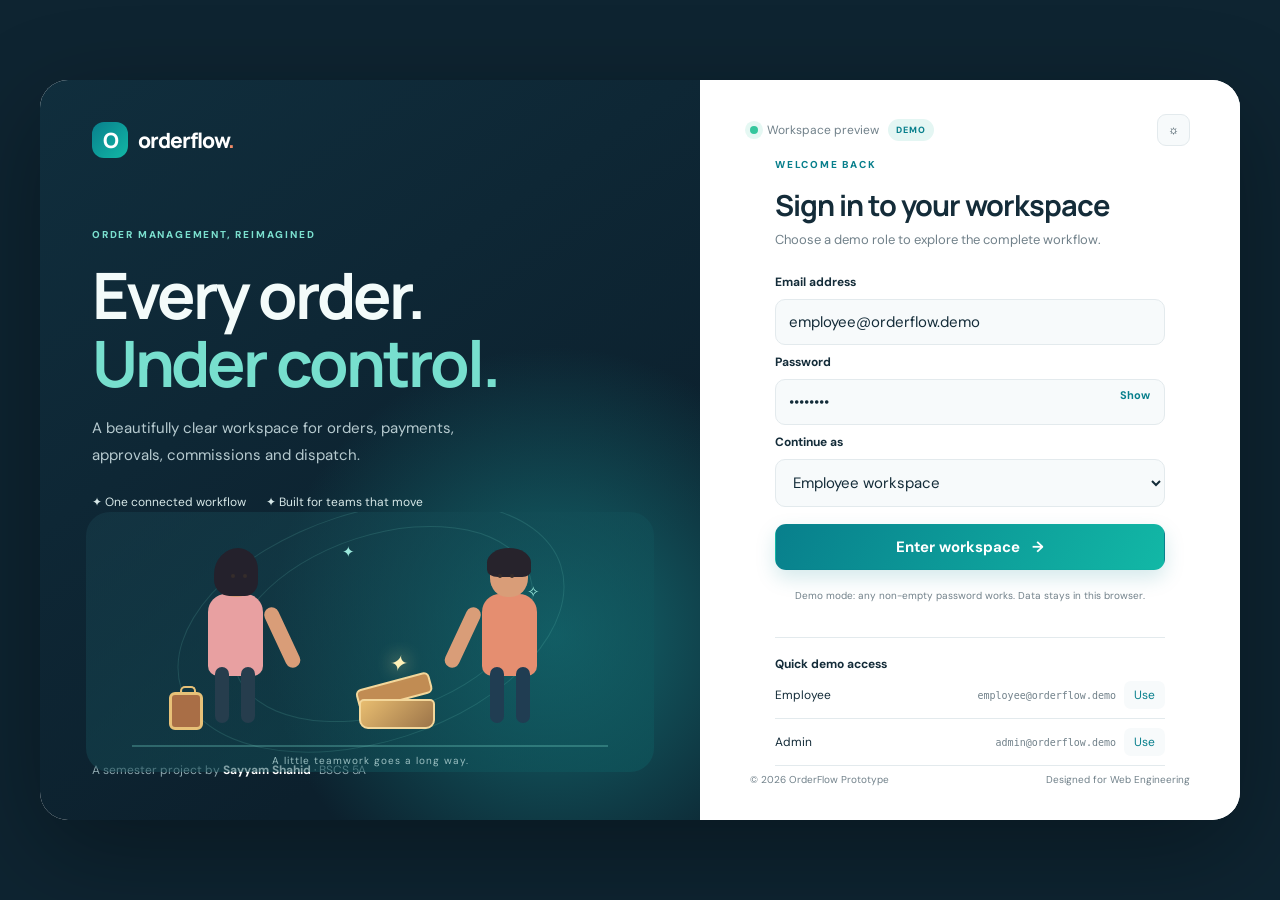
<file: index.html>
<!doctype html>
<html lang="en">
<head>
  <meta charset="utf-8"><meta name="viewport" content="width=device-width, initial-scale=1">
  <meta name="description" content="OrderFlow animated order management demo">
  <title>Sign in | OrderFlow</title>
  <link rel="preconnect" href="https://fonts.googleapis.com">
  <link href="https://fonts.googleapis.com/css2?family=DM+Sans:wght@400;500;600;700&family=Manrope:wght@400;500;600;700;800&display=swap" rel="stylesheet">
  <link rel="stylesheet" href="css/style.css"><script src="js/app.js" defer></script>
</head>
<body class="login-page">
<main class="login-shell">
  <section class="login-story">
    <a class="brand brand-light" href="index.html"><span class="brand-mark">O</span><span>orderflow<span class="brand-dot">.</span></span></a>
    <div class="story-copy"><span class="eyebrow">ORDER MANAGEMENT, REIMAGINED</span>
      <h1>Every order.<br><em>Under control.</em></h1>
      <p>A beautifully clear workspace for orders, payments, approvals, commissions and dispatch.</p>
      <div class="story-points"><span>✦ One connected workflow</span><span>✦ Built for teams that move</span></div>
    </div>
    <div class="travel-scene" aria-label="Animated illustration of two people meeting with a suitcase">
      <div class="scene-orbit orbit-a"></div><div class="scene-orbit orbit-b"></div>
      <div class="scene-floor"></div>
      <div class="traveller girl"><div class="head"><i class="hair"></i><i class="face"></i></div><div class="body"><i class="arm"></i></div><div class="legs"><i></i><i></i></div><div class="case case-girl"><i></i></div></div>
      <div class="traveller man"><div class="head"><i class="hair"></i><i class="face"></i></div><div class="body"><i class="arm"></i></div><div class="legs"><i></i><i></i></div></div>
      <div class="open-case"><i class="case-lid"></i><i class="case-base"></i><i class="case-glow">✦</i></div>
      <div class="scene-spark spark-one">✦</div><div class="scene-spark spark-two">✧</div>
      <span class="scene-caption">A little teamwork goes a long way.</span>
    </div>
    <div class="story-foot">A semester project by <b>Sayyam Shahid</b> · BSCS 5A</div>
  </section>
  <section class="login-panel">
    <div class="login-top"><span class="live-dot"></span> Workspace preview <span class="demo-chip">DEMO</span><button class="theme-toggle" data-theme-toggle aria-label="Toggle theme">☼</button></div>
    <div class="login-form-wrap">
      <span class="eyebrow">WELCOME BACK</span><h2>Sign in to your workspace</h2><p class="muted">Choose a demo role to explore the complete workflow.</p>
      <form id="loginForm" class="stack-form">
        <label for="loginEmail">Email address</label><input id="loginEmail" name="email" type="email" value="employee@orderflow.demo" required>
        <label for="loginPassword">Password</label><div class="password-field"><input id="loginPassword" name="password" type="password" value="demo1234" required><button type="button" class="password-toggle" data-toggle-password="loginPassword">Show</button></div>
        <label for="loginRole">Continue as</label><select id="loginRole" name="role"><option value="employee">Employee workspace</option><option value="admin">Administrator workspace</option></select>
        <button class="btn btn-primary btn-wide" type="submit">Enter workspace <span>→</span></button>
        <p class="form-note">Demo mode: any non-empty password works. Data stays in this browser.</p>
      </form>
      <div class="demo-accounts"><b>Quick demo access</b><div><span>Employee</span><code>employee@orderflow.demo</code><button data-demo-role="employee">Use</button></div><div><span>Admin</span><code>admin@orderflow.demo</code><button data-demo-role="admin">Use</button></div></div>
    </div>
    <footer class="login-footer">© 2026 OrderFlow Prototype <span>Designed for Web Engineering</span></footer>
  </section>
</main>
</body></html>
</file>
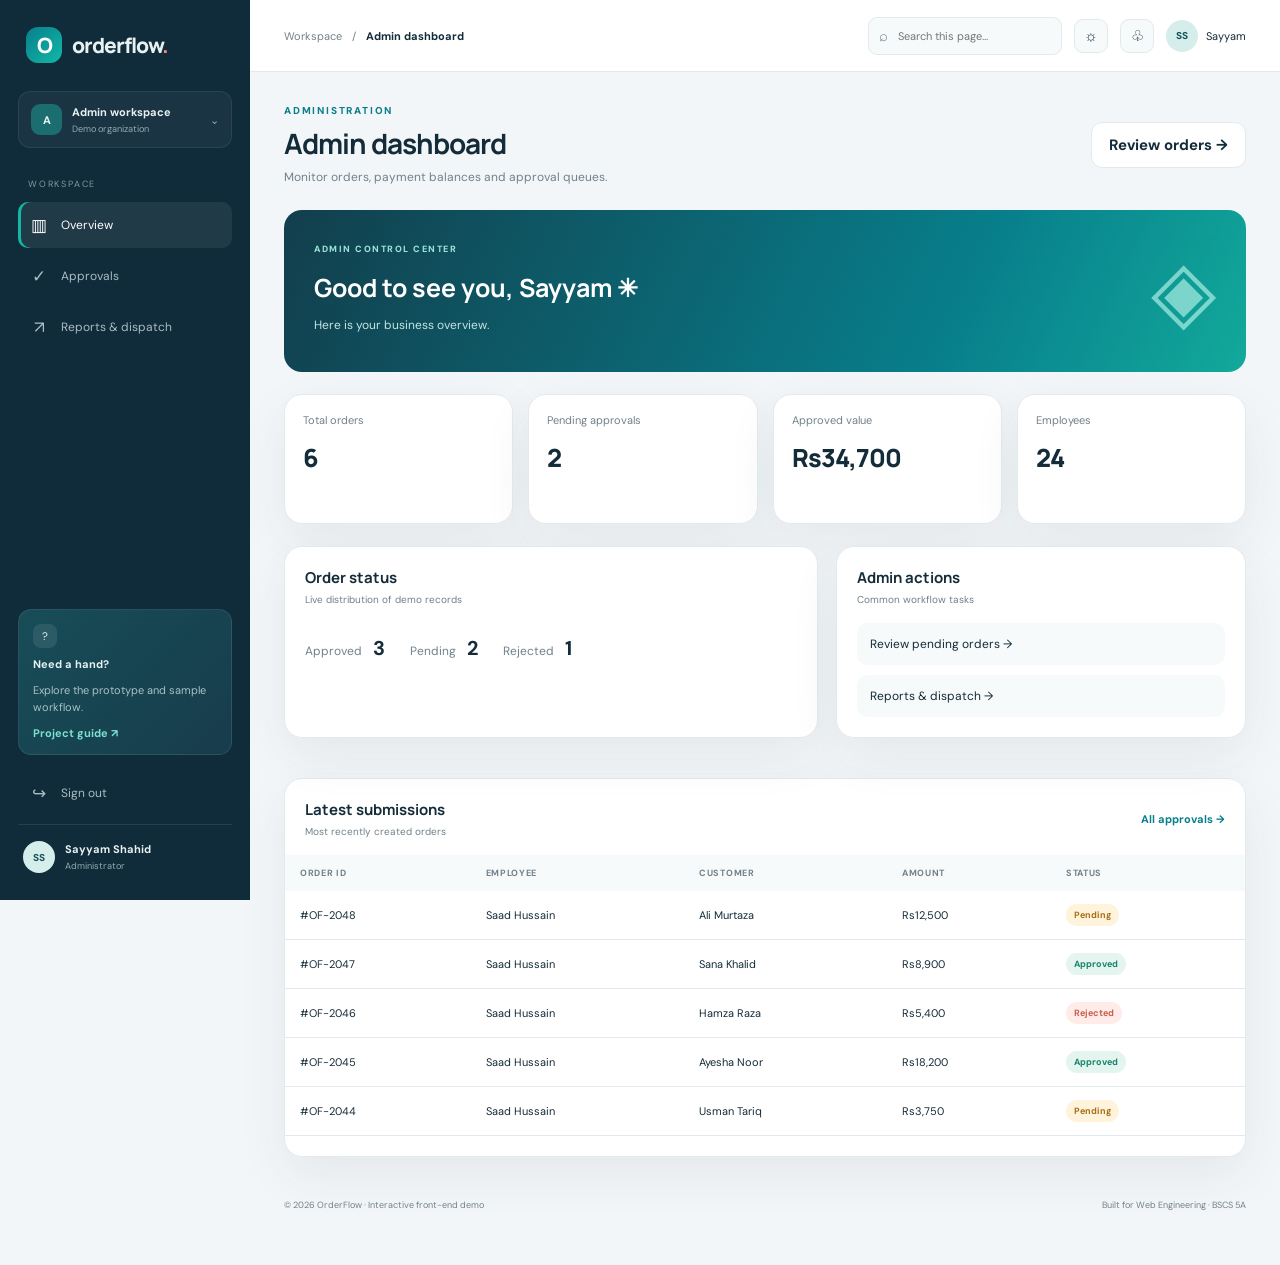
<file: admin-dashboard.html>
<!doctype html>
<html lang="en"><head><meta charset="utf-8"><meta name="viewport" content="width=device-width, initial-scale=1">
<meta name="description" content="OrderFlow order management demo"><title>Admin dashboard | OrderFlow</title>
<link rel="preconnect" href="https://fonts.googleapis.com"><link href="https://fonts.googleapis.com/css2?family=DM+Sans:wght@400;500;600;700&family=Manrope:wght@400;500;600;700;800&display=swap" rel="stylesheet">
<link rel="stylesheet" href="css/style.css"><script src="js/app.js" defer></script></head>
<body data-role="admin"><div class="app-layout">
<aside class="sidebar" id="sidebar"><a class="brand" href="admin-dashboard.html"><span class="brand-mark">O</span><span>orderflow<span class="brand-dot">.</span></span></a>
<div class="workspace-switch"><span class="workspace-avatar">A</span><span><b>Admin workspace</b><small>Demo organization</small></span><span class="switch-chevron">⌄</span></div>
<p class="nav-caption">WORKSPACE</p><nav class="side-nav"><a class="nav-link active" href="admin-dashboard.html"><span class="nav-icon">▥</span><span>Overview</span></a><a class="nav-link " href="approvals.html"><span class="nav-icon">✓</span><span>Approvals</span></a><a class="nav-link " href="reports-dispatch.html"><span class="nav-icon">↗</span><span>Reports & dispatch</span></a></nav>
<div class="sidebar-bottom"><div class="help-card"><span class="help-icon">?</span><b>Need a hand?</b><p>Explore the prototype and sample workflow.</p><a href="README.md">Project guide ↗</a></div>
<a class="nav-link logout-link" href="index.html"><span class="nav-icon">↪</span><span>Sign out</span></a>
<div class="user-mini"><div class="avatar">SS</div><span><b>Sayyam Shahid</b><small>Administrator</small></span></div></div></aside>
<main class="main-area"><header class="topbar"><button class="mobile-menu" id="menuToggle" aria-label="Toggle navigation">☰</button>
<div class="breadcrumb"><span>Workspace</span><span>/</span><b>Admin dashboard</b></div><div class="topbar-actions">
<label class="global-search"><span>⌕</span><input type="search" placeholder="Search this page..." data-global-search></label>
<button class="icon-button" data-theme-toggle aria-label="Toggle dark and light theme">☼</button><button class="icon-button" data-toast="You're all caught up." aria-label="Notifications">♧</button>
<div class="top-user"><div class="avatar">SS</div><span>Sayyam</span></div></div></header>
<section class="page-content">
<div class="page-heading"><div><div class="eyebrow">ADMINISTRATION</div><h1>Admin dashboard</h1><p>Monitor orders, payment balances and approval queues.</p></div><a class="btn btn-secondary" href="approvals.html">Review orders →</a></div>
<div class="welcome-banner admin-banner"><div><span class="banner-tag">ADMIN CONTROL CENTER</span><h2>Good to see you, Sayyam ✳</h2><p>Here is your business overview.</p></div><div class="banner-art">◈</div></div>
<div class="stats-grid"><article class="stat-card"><div class="stat-top">Total orders</div><div class="stat-value" id="adminTotal">0</div></article><article class="stat-card"><div class="stat-top">Pending approvals</div><div class="stat-value" id="adminPending">0</div></article><article class="stat-card"><div class="stat-top">Approved value</div><div class="stat-value" id="adminRevenue">Rs0</div></article><article class="stat-card"><div class="stat-top">Employees</div><div class="stat-value">24</div></article></div>
<div class="content-grid"><section class="panel"><div class="panel-header"><div><h3>Order status</h3><p>Live distribution of demo records</p></div></div><div class="status-summary" id="adminStatusSummary"></div></section><section class="panel"><div class="panel-header"><div><h3>Admin actions</h3><p>Common workflow tasks</p></div></div><div class="quick-links"><a href="approvals.html">Review pending orders →</a><a href="reports-dispatch.html">Reports & dispatch →</a></div></section></div>
<section class="panel table-panel"><div class="panel-header"><div><h3>Latest submissions</h3><p>Most recently created orders</p></div><a class="text-link" href="approvals.html">All approvals →</a></div><div class="table-wrap"><table><thead><tr><th>Order ID</th><th>Employee</th><th>Customer</th><th>Amount</th><th>Status</th></tr></thead><tbody id="adminRecentBody"></tbody></table></div></section><footer class="app-footer"><span>© 2026 OrderFlow · Interactive front-end demo</span><span>Built for Web Engineering · BSCS 5A</span></footer></section>
</main></div><div class="toast-region" id="toastRegion" aria-live="polite"></div></body></html>
</file>
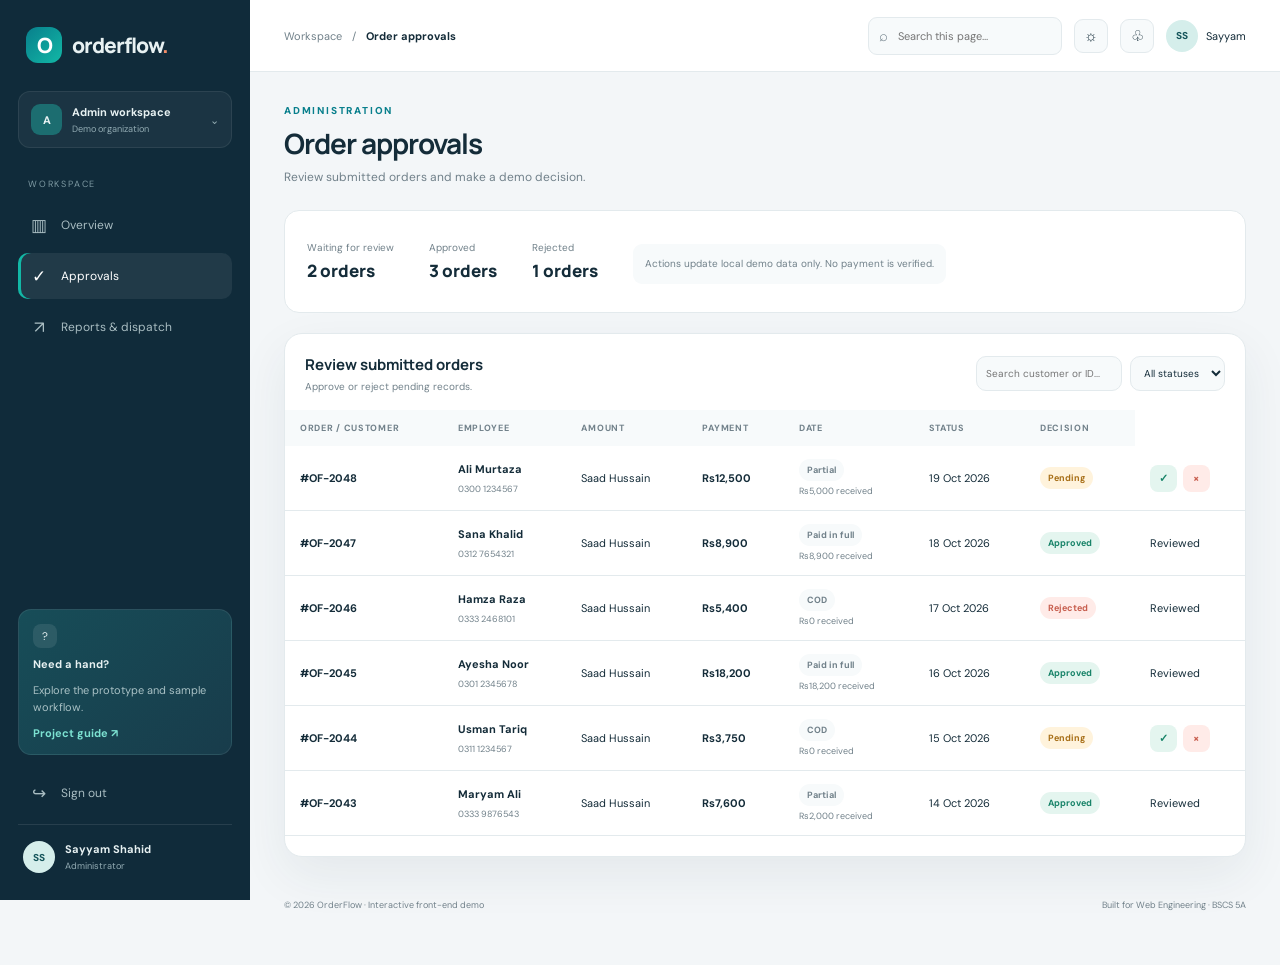
<file: approvals.html>
<!doctype html>
<html lang="en"><head><meta charset="utf-8"><meta name="viewport" content="width=device-width, initial-scale=1">
<meta name="description" content="OrderFlow order management demo"><title>Order approvals | OrderFlow</title>
<link rel="preconnect" href="https://fonts.googleapis.com"><link href="https://fonts.googleapis.com/css2?family=DM+Sans:wght@400;500;600;700&family=Manrope:wght@400;500;600;700;800&display=swap" rel="stylesheet">
<link rel="stylesheet" href="css/style.css"><script src="js/app.js" defer></script></head>
<body data-role="admin"><div class="app-layout">
<aside class="sidebar" id="sidebar"><a class="brand" href="admin-dashboard.html"><span class="brand-mark">O</span><span>orderflow<span class="brand-dot">.</span></span></a>
<div class="workspace-switch"><span class="workspace-avatar">A</span><span><b>Admin workspace</b><small>Demo organization</small></span><span class="switch-chevron">⌄</span></div>
<p class="nav-caption">WORKSPACE</p><nav class="side-nav"><a class="nav-link " href="admin-dashboard.html"><span class="nav-icon">▥</span><span>Overview</span></a><a class="nav-link active" href="approvals.html"><span class="nav-icon">✓</span><span>Approvals</span></a><a class="nav-link " href="reports-dispatch.html"><span class="nav-icon">↗</span><span>Reports & dispatch</span></a></nav>
<div class="sidebar-bottom"><div class="help-card"><span class="help-icon">?</span><b>Need a hand?</b><p>Explore the prototype and sample workflow.</p><a href="README.md">Project guide ↗</a></div>
<a class="nav-link logout-link" href="index.html"><span class="nav-icon">↪</span><span>Sign out</span></a>
<div class="user-mini"><div class="avatar">SS</div><span><b>Sayyam Shahid</b><small>Administrator</small></span></div></div></aside>
<main class="main-area"><header class="topbar"><button class="mobile-menu" id="menuToggle" aria-label="Toggle navigation">☰</button>
<div class="breadcrumb"><span>Workspace</span><span>/</span><b>Order approvals</b></div><div class="topbar-actions">
<label class="global-search"><span>⌕</span><input type="search" placeholder="Search this page..." data-global-search></label>
<button class="icon-button" data-theme-toggle aria-label="Toggle dark and light theme">☼</button><button class="icon-button" data-toast="You're all caught up." aria-label="Notifications">♧</button>
<div class="top-user"><div class="avatar">SS</div><span>Sayyam</span></div></div></header>
<section class="page-content">
<div class="page-heading"><div><div class="eyebrow">ADMINISTRATION</div><h1>Order approvals</h1><p>Review submitted orders and make a demo decision.</p></div></div>
<div class="approval-summary"><div><small>Waiting for review</small><b id="pendingCount">0 orders</b></div><div><small>Approved</small><b id="approvedCount">0 orders</b></div><div><small>Rejected</small><b id="rejectedCount">0 orders</b></div><p class="summary-note">Actions update local demo data only. No payment is verified.</p></div>
<section class="panel table-panel"><div class="panel-header orders-toolbar"><div><h3>Review submitted orders</h3><p>Approve or reject pending records.</p></div><div class="table-tools"><input type="search" placeholder="Search customer or ID..." data-table-search="#approvalTable"><select data-table-filter="#approvalTable"><option value="all">All statuses</option><option>Pending</option><option>Approved</option><option>Rejected</option></select></div></div><div class="table-wrap"><table id="approvalTable"><thead><tr><th>Order / Customer</th><th>Employee</th><th>Amount</th><th>Payment</th><th>Date</th><th>Status</th><th>Decision</th></tr></thead><tbody id="approvalBody"></tbody></table><div class="empty-state" hidden>No orders match your search.</div></div></section><footer class="app-footer"><span>© 2026 OrderFlow · Interactive front-end demo</span><span>Built for Web Engineering · BSCS 5A</span></footer></section>
</main></div><div class="toast-region" id="toastRegion" aria-live="polite"></div></body></html>
</file>
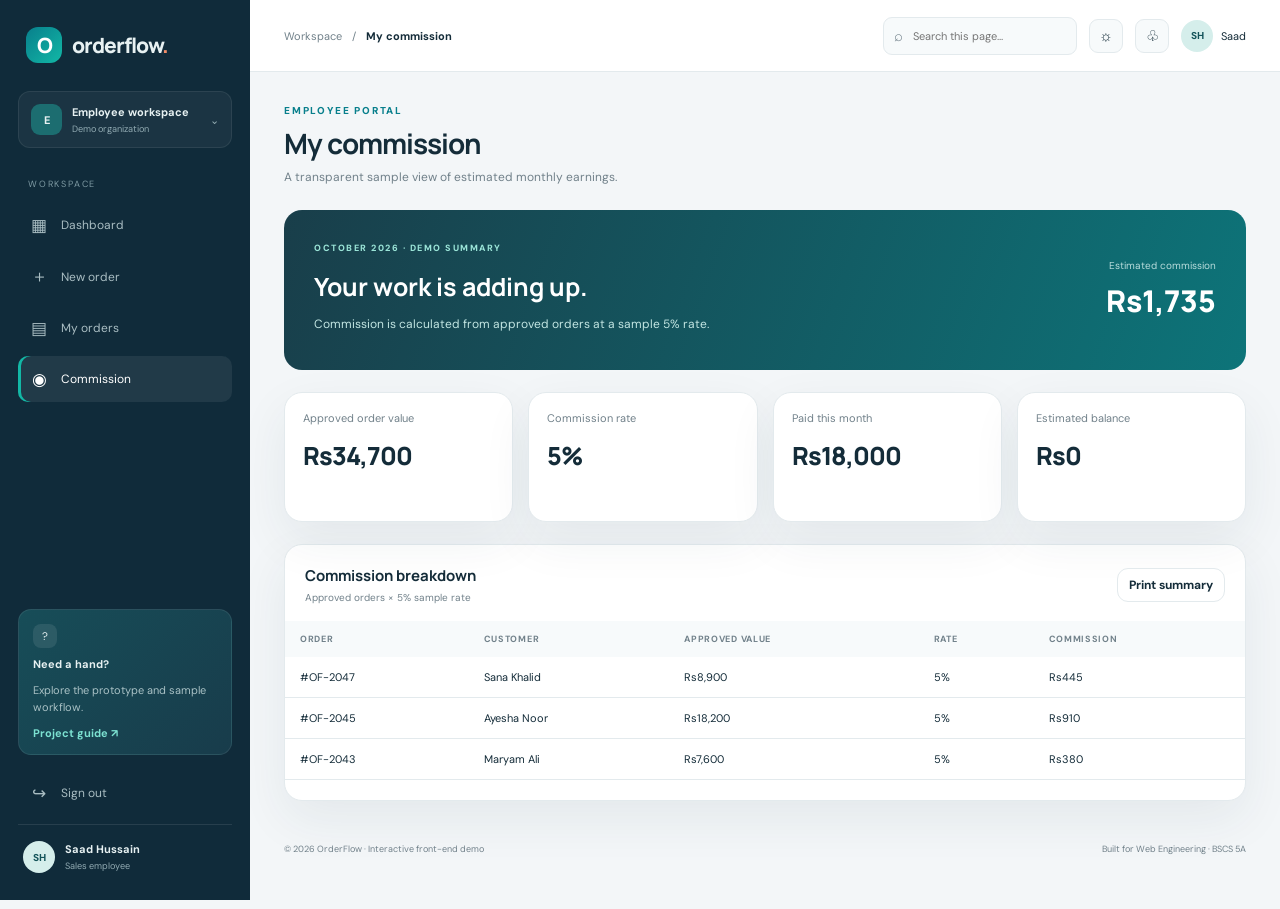
<file: commission.html>
<!doctype html>
<html lang="en"><head><meta charset="utf-8"><meta name="viewport" content="width=device-width, initial-scale=1">
<meta name="description" content="OrderFlow order management demo"><title>My commission | OrderFlow</title>
<link rel="preconnect" href="https://fonts.googleapis.com"><link href="https://fonts.googleapis.com/css2?family=DM+Sans:wght@400;500;600;700&family=Manrope:wght@400;500;600;700;800&display=swap" rel="stylesheet">
<link rel="stylesheet" href="css/style.css"><script src="js/app.js" defer></script></head>
<body data-role="employee"><div class="app-layout">
<aside class="sidebar" id="sidebar"><a class="brand" href="employee-dashboard.html"><span class="brand-mark">O</span><span>orderflow<span class="brand-dot">.</span></span></a>
<div class="workspace-switch"><span class="workspace-avatar">E</span><span><b>Employee workspace</b><small>Demo organization</small></span><span class="switch-chevron">⌄</span></div>
<p class="nav-caption">WORKSPACE</p><nav class="side-nav"><a class="nav-link " href="employee-dashboard.html"><span class="nav-icon">▦</span><span>Dashboard</span></a><a class="nav-link " href="new-order.html"><span class="nav-icon">＋</span><span>New order</span></a><a class="nav-link " href="my-orders.html"><span class="nav-icon">▤</span><span>My orders</span></a><a class="nav-link active" href="commission.html"><span class="nav-icon">◉</span><span>Commission</span></a></nav>
<div class="sidebar-bottom"><div class="help-card"><span class="help-icon">?</span><b>Need a hand?</b><p>Explore the prototype and sample workflow.</p><a href="README.md">Project guide ↗</a></div>
<a class="nav-link logout-link" href="index.html"><span class="nav-icon">↪</span><span>Sign out</span></a>
<div class="user-mini"><div class="avatar">SH</div><span><b>Saad Hussain</b><small>Sales employee</small></span></div></div></aside>
<main class="main-area"><header class="topbar"><button class="mobile-menu" id="menuToggle" aria-label="Toggle navigation">☰</button>
<div class="breadcrumb"><span>Workspace</span><span>/</span><b>My commission</b></div><div class="topbar-actions">
<label class="global-search"><span>⌕</span><input type="search" placeholder="Search this page..." data-global-search></label>
<button class="icon-button" data-theme-toggle aria-label="Toggle dark and light theme">☼</button><button class="icon-button" data-toast="You're all caught up." aria-label="Notifications">♧</button>
<div class="top-user"><div class="avatar">SH</div><span>Saad</span></div></div></header>
<section class="page-content">
<div class="page-heading"><div><div class="eyebrow">EMPLOYEE PORTAL</div><h1>My commission</h1><p>A transparent sample view of estimated monthly earnings.</p></div></div>
<div class="commission-hero"><div><span class="banner-tag">OCTOBER 2026 · DEMO SUMMARY</span><h2>Your work is adding up.</h2><p>Commission is calculated from approved orders at a sample 5% rate.</p></div><div class="commission-amount"><small>Estimated commission</small><b id="commissionTotal">Rs0</b></div></div>
<div class="stats-grid"><article class="stat-card"><div class="stat-top">Approved order value</div><div class="stat-value" id="approvedValue">Rs0</div></article><article class="stat-card"><div class="stat-top">Commission rate</div><div class="stat-value">5%</div></article><article class="stat-card"><div class="stat-top">Paid this month</div><div class="stat-value">Rs18,000</div></article><article class="stat-card"><div class="stat-top">Estimated balance</div><div class="stat-value" id="commissionBalance">Rs0</div></article></div>
<section class="panel table-panel"><div class="panel-header"><div><h3>Commission breakdown</h3><p>Approved orders × 5% sample rate</p></div><button class="btn btn-secondary btn-small" data-print>Print summary</button></div><div class="table-wrap"><table><thead><tr><th>Order</th><th>Customer</th><th>Approved value</th><th>Rate</th><th>Commission</th></tr></thead><tbody id="commissionBody"></tbody></table></div></section><footer class="app-footer"><span>© 2026 OrderFlow · Interactive front-end demo</span><span>Built for Web Engineering · BSCS 5A</span></footer></section>
</main></div><div class="toast-region" id="toastRegion" aria-live="polite"></div></body></html>
</file>
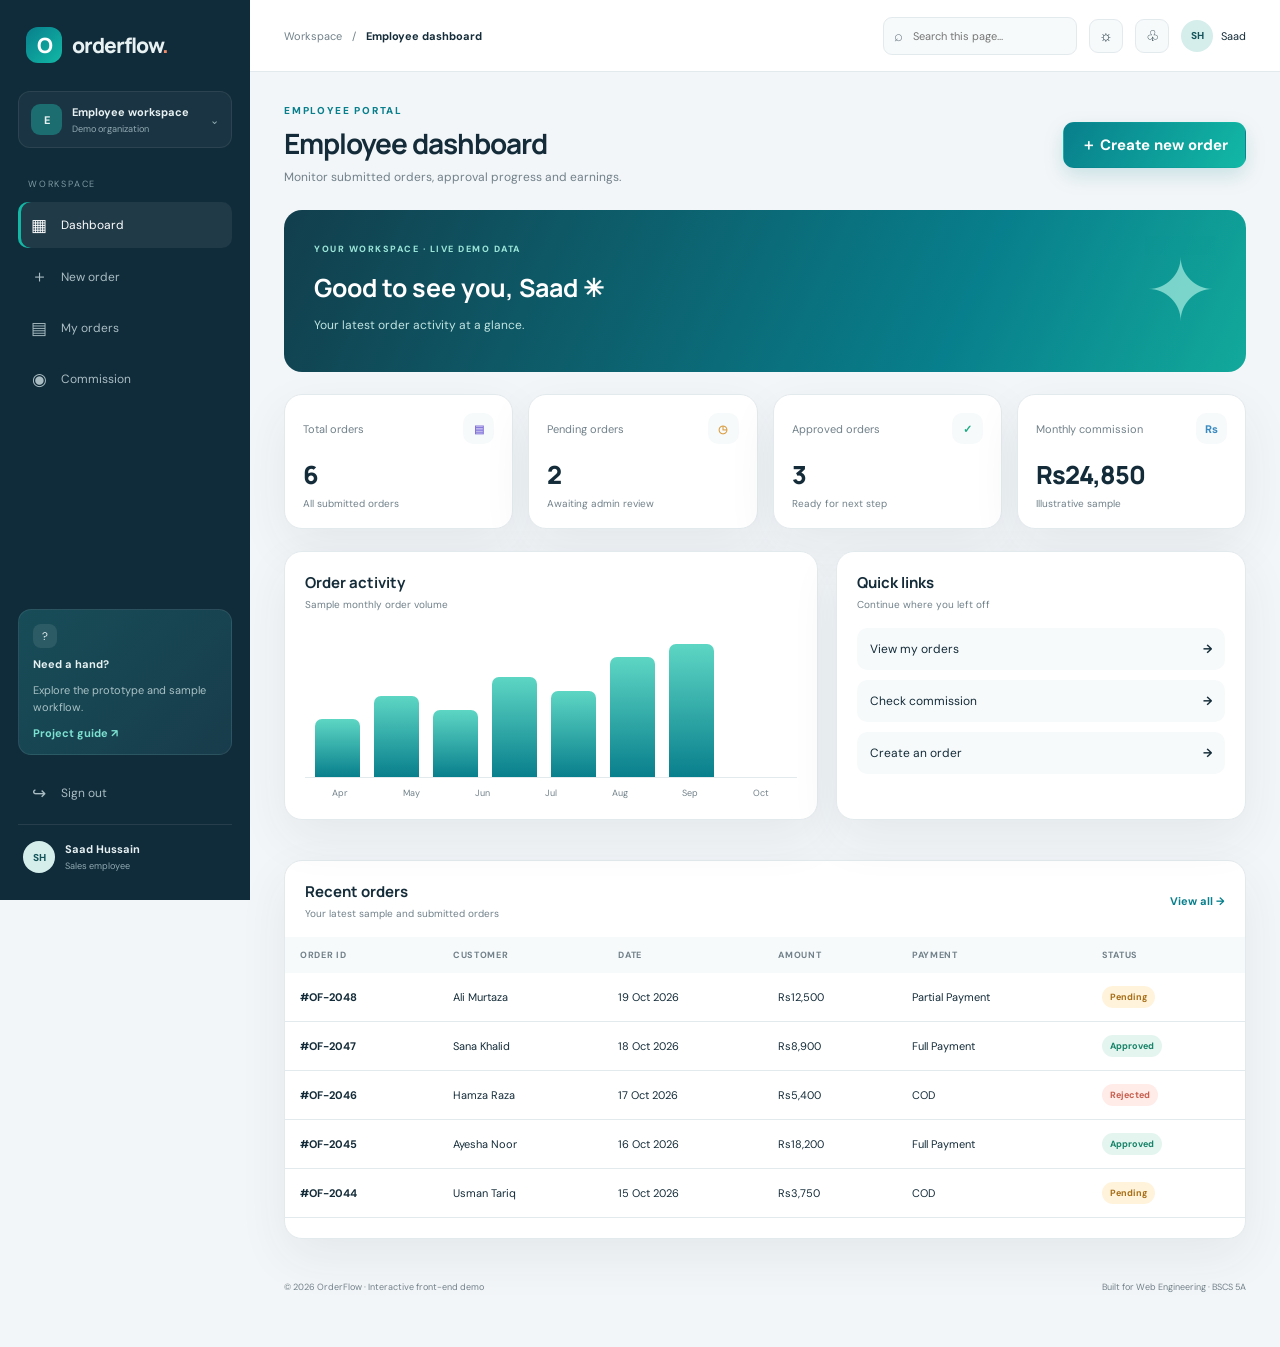
<file: employee-dashboard.html>
<!doctype html>
<html lang="en"><head><meta charset="utf-8"><meta name="viewport" content="width=device-width, initial-scale=1">
<meta name="description" content="OrderFlow order management demo"><title>Employee dashboard | OrderFlow</title>
<link rel="preconnect" href="https://fonts.googleapis.com"><link href="https://fonts.googleapis.com/css2?family=DM+Sans:wght@400;500;600;700&family=Manrope:wght@400;500;600;700;800&display=swap" rel="stylesheet">
<link rel="stylesheet" href="css/style.css"><script src="js/app.js" defer></script></head>
<body data-role="employee"><div class="app-layout">
<aside class="sidebar" id="sidebar"><a class="brand" href="employee-dashboard.html"><span class="brand-mark">O</span><span>orderflow<span class="brand-dot">.</span></span></a>
<div class="workspace-switch"><span class="workspace-avatar">E</span><span><b>Employee workspace</b><small>Demo organization</small></span><span class="switch-chevron">⌄</span></div>
<p class="nav-caption">WORKSPACE</p><nav class="side-nav"><a class="nav-link active" href="employee-dashboard.html"><span class="nav-icon">▦</span><span>Dashboard</span></a><a class="nav-link " href="new-order.html"><span class="nav-icon">＋</span><span>New order</span></a><a class="nav-link " href="my-orders.html"><span class="nav-icon">▤</span><span>My orders</span></a><a class="nav-link " href="commission.html"><span class="nav-icon">◉</span><span>Commission</span></a></nav>
<div class="sidebar-bottom"><div class="help-card"><span class="help-icon">?</span><b>Need a hand?</b><p>Explore the prototype and sample workflow.</p><a href="README.md">Project guide ↗</a></div>
<a class="nav-link logout-link" href="index.html"><span class="nav-icon">↪</span><span>Sign out</span></a>
<div class="user-mini"><div class="avatar">SH</div><span><b>Saad Hussain</b><small>Sales employee</small></span></div></div></aside>
<main class="main-area"><header class="topbar"><button class="mobile-menu" id="menuToggle" aria-label="Toggle navigation">☰</button>
<div class="breadcrumb"><span>Workspace</span><span>/</span><b>Employee dashboard</b></div><div class="topbar-actions">
<label class="global-search"><span>⌕</span><input type="search" placeholder="Search this page..." data-global-search></label>
<button class="icon-button" data-theme-toggle aria-label="Toggle dark and light theme">☼</button><button class="icon-button" data-toast="You're all caught up." aria-label="Notifications">♧</button>
<div class="top-user"><div class="avatar">SH</div><span>Saad</span></div></div></header>
<section class="page-content">
<div class="page-heading"><div><div class="eyebrow">EMPLOYEE PORTAL</div><h1>Employee dashboard</h1><p>Monitor submitted orders, approval progress and earnings.</p></div><a class="btn btn-primary" href="new-order.html">＋ Create new order</a></div>
<div class="welcome-banner"><div><span class="banner-tag">YOUR WORKSPACE · LIVE DEMO DATA</span><h2>Good to see you, Saad <span>✳</span></h2><p>Your latest order activity at a glance.</p></div><div class="banner-art">✦</div></div>
<div class="stats-grid">
<article class="stat-card"><div class="stat-top">Total orders <span class="stat-icon violet">▤</span></div><div class="stat-value" id="employeeTotal">128</div><div class="stat-foot">All submitted orders</div></article>
<article class="stat-card"><div class="stat-top">Pending orders <span class="stat-icon amber">◷</span></div><div class="stat-value" id="employeePending">18</div><div class="stat-foot">Awaiting admin review</div></article>
<article class="stat-card"><div class="stat-top">Approved orders <span class="stat-icon green">✓</span></div><div class="stat-value" id="employeeApproved">96</div><div class="stat-foot">Ready for next step</div></article>
<article class="stat-card"><div class="stat-top">Monthly commission <span class="stat-icon blue">Rs</span></div><div class="stat-value">Rs24,850</div><div class="stat-foot">Illustrative sample</div></article></div>
<div class="content-grid"><section class="panel"><div class="panel-header"><div><h3>Order activity</h3><p>Sample monthly order volume</p></div></div><div class="mini-bars"><i style="height:42%"></i><i style="height:58%"></i><i style="height:48%"></i><i style="height:72%"></i><i style="height:62%"></i><i style="height:86%"></i><i style="height:96%"></i></div><div class="chart-labels"><span>Apr</span><span>May</span><span>Jun</span><span>Jul</span><span>Aug</span><span>Sep</span><span>Oct</span></div></section>
<section class="panel"><div class="panel-header"><div><h3>Quick links</h3><p>Continue where you left off</p></div></div><div class="quick-links"><a href="my-orders.html">View my orders <b>→</b></a><a href="commission.html">Check commission <b>→</b></a><a href="new-order.html">Create an order <b>→</b></a></div></section></div>
<section class="panel table-panel"><div class="panel-header"><div><h3>Recent orders</h3><p>Your latest sample and submitted orders</p></div><a class="text-link" href="my-orders.html">View all →</a></div><div class="table-wrap"><table id="recentEmployeeTable"><thead><tr><th>Order ID</th><th>Customer</th><th>Date</th><th>Amount</th><th>Payment</th><th>Status</th></tr></thead><tbody id="recentEmployeeBody"></tbody></table></div></section><footer class="app-footer"><span>© 2026 OrderFlow · Interactive front-end demo</span><span>Built for Web Engineering · BSCS 5A</span></footer></section>
</main></div><div class="toast-region" id="toastRegion" aria-live="polite"></div></body></html>
</file>
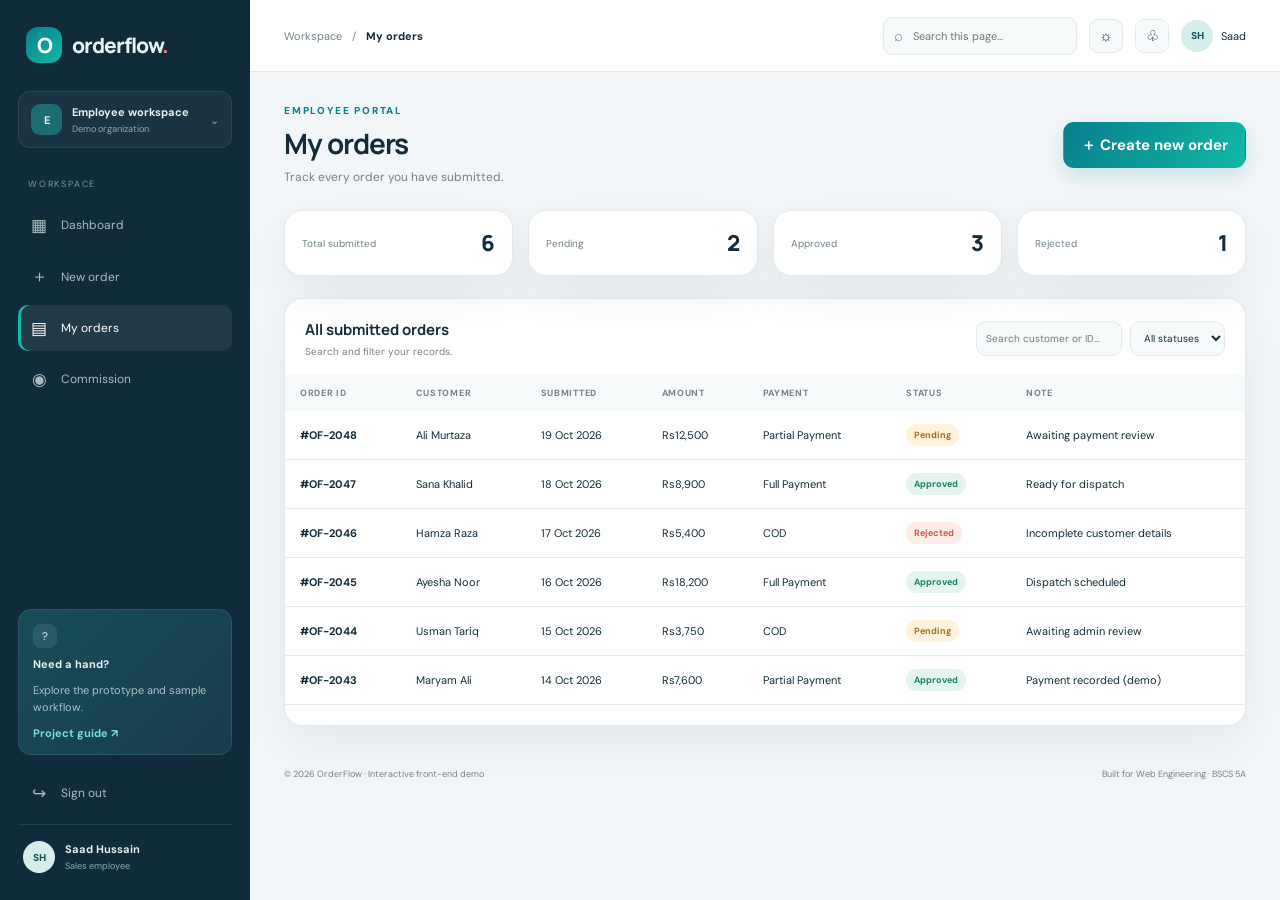
<file: my-orders.html>
<!doctype html>
<html lang="en"><head><meta charset="utf-8"><meta name="viewport" content="width=device-width, initial-scale=1">
<meta name="description" content="OrderFlow order management demo"><title>My orders | OrderFlow</title>
<link rel="preconnect" href="https://fonts.googleapis.com"><link href="https://fonts.googleapis.com/css2?family=DM+Sans:wght@400;500;600;700&family=Manrope:wght@400;500;600;700;800&display=swap" rel="stylesheet">
<link rel="stylesheet" href="css/style.css"><script src="js/app.js" defer></script></head>
<body data-role="employee"><div class="app-layout">
<aside class="sidebar" id="sidebar"><a class="brand" href="employee-dashboard.html"><span class="brand-mark">O</span><span>orderflow<span class="brand-dot">.</span></span></a>
<div class="workspace-switch"><span class="workspace-avatar">E</span><span><b>Employee workspace</b><small>Demo organization</small></span><span class="switch-chevron">⌄</span></div>
<p class="nav-caption">WORKSPACE</p><nav class="side-nav"><a class="nav-link " href="employee-dashboard.html"><span class="nav-icon">▦</span><span>Dashboard</span></a><a class="nav-link " href="new-order.html"><span class="nav-icon">＋</span><span>New order</span></a><a class="nav-link active" href="my-orders.html"><span class="nav-icon">▤</span><span>My orders</span></a><a class="nav-link " href="commission.html"><span class="nav-icon">◉</span><span>Commission</span></a></nav>
<div class="sidebar-bottom"><div class="help-card"><span class="help-icon">?</span><b>Need a hand?</b><p>Explore the prototype and sample workflow.</p><a href="README.md">Project guide ↗</a></div>
<a class="nav-link logout-link" href="index.html"><span class="nav-icon">↪</span><span>Sign out</span></a>
<div class="user-mini"><div class="avatar">SH</div><span><b>Saad Hussain</b><small>Sales employee</small></span></div></div></aside>
<main class="main-area"><header class="topbar"><button class="mobile-menu" id="menuToggle" aria-label="Toggle navigation">☰</button>
<div class="breadcrumb"><span>Workspace</span><span>/</span><b>My orders</b></div><div class="topbar-actions">
<label class="global-search"><span>⌕</span><input type="search" placeholder="Search this page..." data-global-search></label>
<button class="icon-button" data-theme-toggle aria-label="Toggle dark and light theme">☼</button><button class="icon-button" data-toast="You're all caught up." aria-label="Notifications">♧</button>
<div class="top-user"><div class="avatar">SH</div><span>Saad</span></div></div></header>
<section class="page-content">
<div class="page-heading"><div><div class="eyebrow">EMPLOYEE PORTAL</div><h1>My orders</h1><p>Track every order you have submitted.</p></div><a class="btn btn-primary" href="new-order.html">＋ Create new order</a></div>
<div class="stats-grid stats-grid-compact"><article class="mini-stat"><span>Total submitted</span><b id="myTotal">0</b></article><article class="mini-stat"><span>Pending</span><b id="myPending">0</b></article><article class="mini-stat"><span>Approved</span><b id="myApproved">0</b></article><article class="mini-stat"><span>Rejected</span><b id="myRejected">0</b></article></div>
<section class="panel table-panel"><div class="panel-header orders-toolbar"><div><h3>All submitted orders</h3><p>Search and filter your records.</p></div><div class="table-tools"><input type="search" placeholder="Search customer or ID..." data-table-search="#myOrdersTable"><select data-table-filter="#myOrdersTable"><option value="all">All statuses</option><option>Pending</option><option>Approved</option><option>Rejected</option></select></div></div><div class="table-wrap"><table id="myOrdersTable"><thead><tr><th>Order ID</th><th>Customer</th><th>Submitted</th><th>Amount</th><th>Payment</th><th>Status</th><th>Note</th></tr></thead><tbody id="myOrdersBody"></tbody></table><div class="empty-state" hidden>No orders match your search.</div></div></section><footer class="app-footer"><span>© 2026 OrderFlow · Interactive front-end demo</span><span>Built for Web Engineering · BSCS 5A</span></footer></section>
</main></div><div class="toast-region" id="toastRegion" aria-live="polite"></div></body></html>
</file>
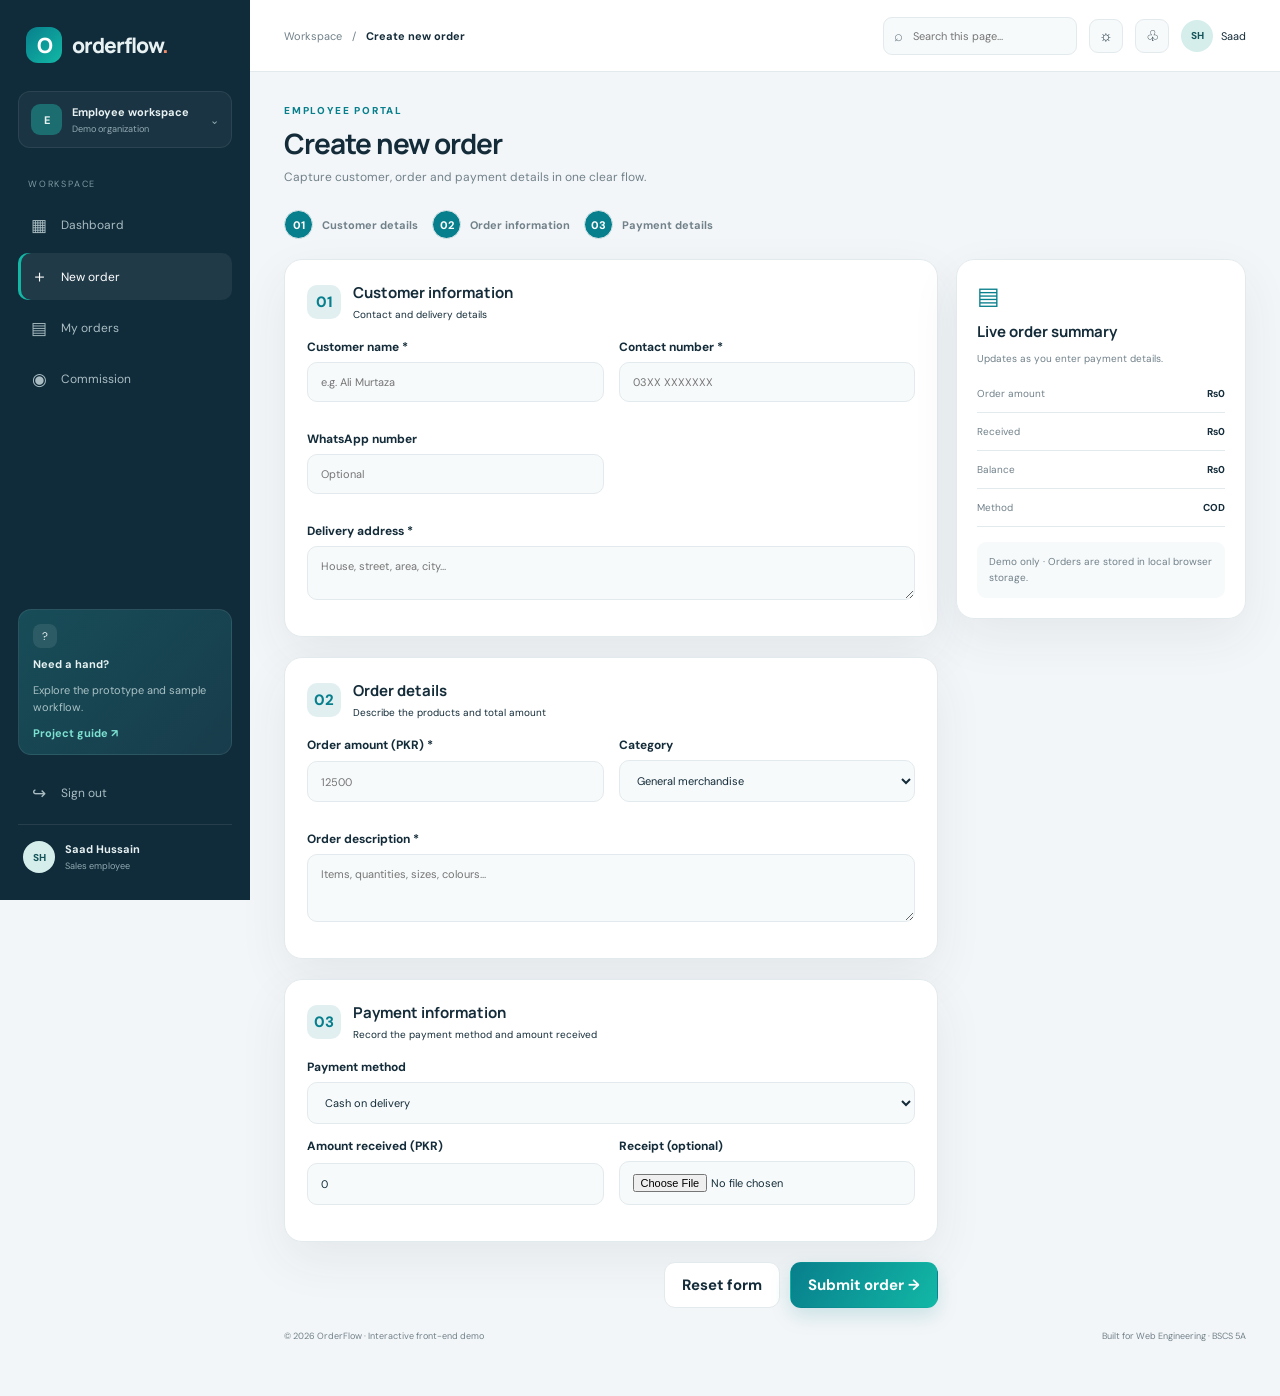
<file: new-order.html>
<!doctype html>
<html lang="en">
  <head>
    <meta charset="utf-8" />
    <meta name="viewport" content="width=device-width, initial-scale=1" />
    <meta name="description" content="OrderFlow order management demo" />
    <title>Create new order | OrderFlow</title>
    <link rel="preconnect" href="https://fonts.googleapis.com" />
    <link
      href="https://fonts.googleapis.com/css2?family=DM+Sans:wght@400;500;600;700&family=Manrope:wght@400;500;600;700;800&display=swap"
      rel="stylesheet"
    />
    <link rel="stylesheet" href="css/style.css" />
    <script src="js/app.js" defer></script>
  </head>
  <body data-role="employee">
    <div class="app-layout">
      <aside class="sidebar" id="sidebar">
        <a class="brand" href="employee-dashboard.html"
          ><span class="brand-mark">O</span
          ><span>orderflow<span class="brand-dot">.</span></span></a
        >
        <div class="workspace-switch">
          <span class="workspace-avatar">E</span
          ><span><b>Employee workspace</b><small>Demo organization</small></span
          ><span class="switch-chevron">⌄</span>
        </div>
        <p class="nav-caption">WORKSPACE</p>
        <nav class="side-nav">
          <a class="nav-link" href="employee-dashboard.html"
            ><span class="nav-icon">▦</span><span>Dashboard</span></a
          ><a class="nav-link active" href="new-order.html"
            ><span class="nav-icon">＋</span><span>New order</span></a
          ><a class="nav-link" href="my-orders.html"
            ><span class="nav-icon">▤</span><span>My orders</span></a
          ><a class="nav-link" href="commission.html"
            ><span class="nav-icon">◉</span><span>Commission</span></a
          >
        </nav>
        <div class="sidebar-bottom">
          <div class="help-card">
            <span class="help-icon">?</span><b>Need a hand?</b>
            <p>Explore the prototype and sample workflow.</p>
            <a href="README.md">Project guide ↗</a>
          </div>
          <a class="nav-link logout-link" href="index.html"
            ><span class="nav-icon">↪</span><span>Sign out</span></a
          >
          <div class="user-mini">
            <div class="avatar">SH</div>
            <span><b>Saad Hussain</b><small>Sales employee</small></span>
          </div>
        </div>
      </aside>
      <main class="main-area">
        <header class="topbar">
          <button
            class="mobile-menu"
            id="menuToggle"
            aria-label="Toggle navigation"
          >
            ☰
          </button>
          <div class="breadcrumb">
            <span>Workspace</span><span>/</span><b>Create new order</b>
          </div>
          <div class="topbar-actions">
            <label class="global-search"
              ><span>⌕</span
              ><input
                type="search"
                placeholder="Search this page..."
                data-global-search
            /></label>
            <button
              class="icon-button"
              data-theme-toggle
              aria-label="Toggle dark and light theme"
            >
              ☼</button
            ><button
              class="icon-button"
              data-toast="You're all caught up."
              aria-label="Notifications"
            >
              ♧
            </button>
            <div class="top-user">
              <div class="avatar">SH</div>
              <span>Saad</span>
            </div>
          </div>
        </header>
        <section class="page-content">
          <div class="page-heading">
            <div>
              <div class="eyebrow">EMPLOYEE PORTAL</div>
              <h1>Create new order</h1>
              <p>
                Capture customer, order and payment details in one clear flow.
              </p>
            </div>
          </div>
          <div class="stepper">
            <div class="step active">
              <span>01</span><b>Customer details</b>
            </div>
            <div class="step active">
              <span>02</span><b>Order information</b>
            </div>
            <div class="step active"><span>03</span><b>Payment details</b></div>
          </div>
          <form id="newOrderForm" class="form-layout">
            <div class="form-main">
              <section class="panel form-panel">
                <div class="form-section-title">
                  <span class="section-number">01</span>
                  <div>
                    <h3>Customer information</h3>
                    <p>Contact and delivery details</p>
                  </div>
                </div>
                <div class="form-grid">
                  <div class="field">
                    <label for="customerName">Customer name *</label
                    ><input
                      id="customerName"
                      name="customerName"
                      required
                      minlength="2"
                      placeholder="e.g. Ali Murtaza"
                    />
                  </div>
                  <div class="field">
                    <label for="contactNumber">Contact number *</label
                    ><input
                      id="contactNumber"
                      name="contactNumber"
                      required
                      pattern="[0-9+\\-\\s]{10,16}"
                      placeholder="03XX XXXXXXX"
                    />
                  </div>
                  <div class="field">
                    <label for="whatsappNumber">WhatsApp number</label
                    ><input
                      id="whatsappNumber"
                      name="whatsappNumber"
                      placeholder="Optional"
                    />
                  </div>
                  <div class="field field-full">
                    <label for="customerAddress">Delivery address *</label
                    ><textarea
                      id="customerAddress"
                      name="customerAddress"
                      rows="2"
                      required
                      placeholder="House, street, area, city..."
                    ></textarea>
                  </div>
                </div>
              </section>
              <section class="panel form-panel">
                <div class="form-section-title">
                  <span class="section-number">02</span>
                  <div>
                    <h3>Order details</h3>
                    <p>Describe the products and total amount</p>
                  </div>
                </div>
                <div class="form-grid">
                  <div class="field">
                    <label for="orderAmount">Order amount (PKR) *</label
                    ><input
                      id="orderAmount"
                      name="orderAmount"
                      type="number"
                      min="1"
                      required
                      placeholder="12500"
                    />
                  </div>
                  <div class="field">
                    <label for="orderCategory">Category</label
                    ><select id="orderCategory" name="orderCategory">
                      <option>General merchandise</option>
                      <option>Electronics</option>
                      <option>Fashion & apparel</option>
                      <option>Home & living</option>
                      <option>Beauty & personal care</option>
                      <option>Other</option>
                    </select>
                  </div>
                  <div class="field field-full">
                    <label for="orderDescription">Order description *</label
                    ><textarea
                      id="orderDescription"
                      name="orderDescription"
                      rows="3"
                      required
                      placeholder="Items, quantities, sizes, colours..."
                    ></textarea>
                  </div>
                </div>
              </section>
              <section class="panel form-panel">
                <div class="form-section-title">
                  <span class="section-number">03</span>
                  <div>
                    <h3>Payment information</h3>
                    <p>Record the payment method and amount received</p>
                  </div>
                </div>
                <div class="field">
                  <label for="paymentMethod">Payment method</label
                  ><select id="paymentMethod" name="paymentMethod">
                    <option value="COD">Cash on delivery</option>
                    <option value="Partial Payment">Partial payment</option>
                    <option value="Full Payment">Full payment</option>
                  </select>
                </div>
                <div class="form-grid">
                  <div class="field">
                    <label for="amountReceived">Amount received (PKR)</label
                    ><input
                      id="amountReceived"
                      name="amountReceived"
                      type="number"
                      min="0"
                      value="0"
                    />
                  </div>
                  <div class="field">
                    <label for="receiptFile">Receipt (optional)</label
                    ><input
                      id="receiptFile"
                      name="receiptFile"
                      type="file"
                      accept=".png,.jpg,.jpeg,.pdf"
                    />
                  </div>
                </div>
              </section>
              <div class="form-actions">
                <button class="btn btn-secondary" type="reset">
                  Reset form</button
                ><button class="btn btn-primary" type="submit">
                  Submit order →
                </button>
              </div>
            </div>
            <aside class="form-aside">
              <section class="panel order-summary">
                <div class="summary-icon">▤</div>
                <h3>Live order summary</h3>
                <p>Updates as you enter payment details.</p>
                <div class="summary-line">
                  <span>Order amount</span><b id="summaryAmount">Rs0</b>
                </div>
                <div class="summary-line">
                  <span>Received</span><b id="summaryReceived">Rs0</b>
                </div>
                <div class="summary-line">
                  <span>Balance</span><b id="summaryBalance">Rs0</b>
                </div>
                <div class="summary-line">
                  <span>Method</span><b id="summaryMethod">Cash on delivery</b>
                </div>
                <div class="summary-note">
                  Demo only · Orders are stored in local browser storage.
                </div>
              </section>
            </aside>
          </form>
          <footer class="app-footer">
            <span>© 2026 OrderFlow · Interactive front-end demo</span
            ><span>Built for Web Engineering · BSCS 5A</span>
          </footer>
        </section>
      </main>
    </div>
    <div class="toast-region" id="toastRegion" aria-live="polite"></div>
  </body>
</html>
</file>
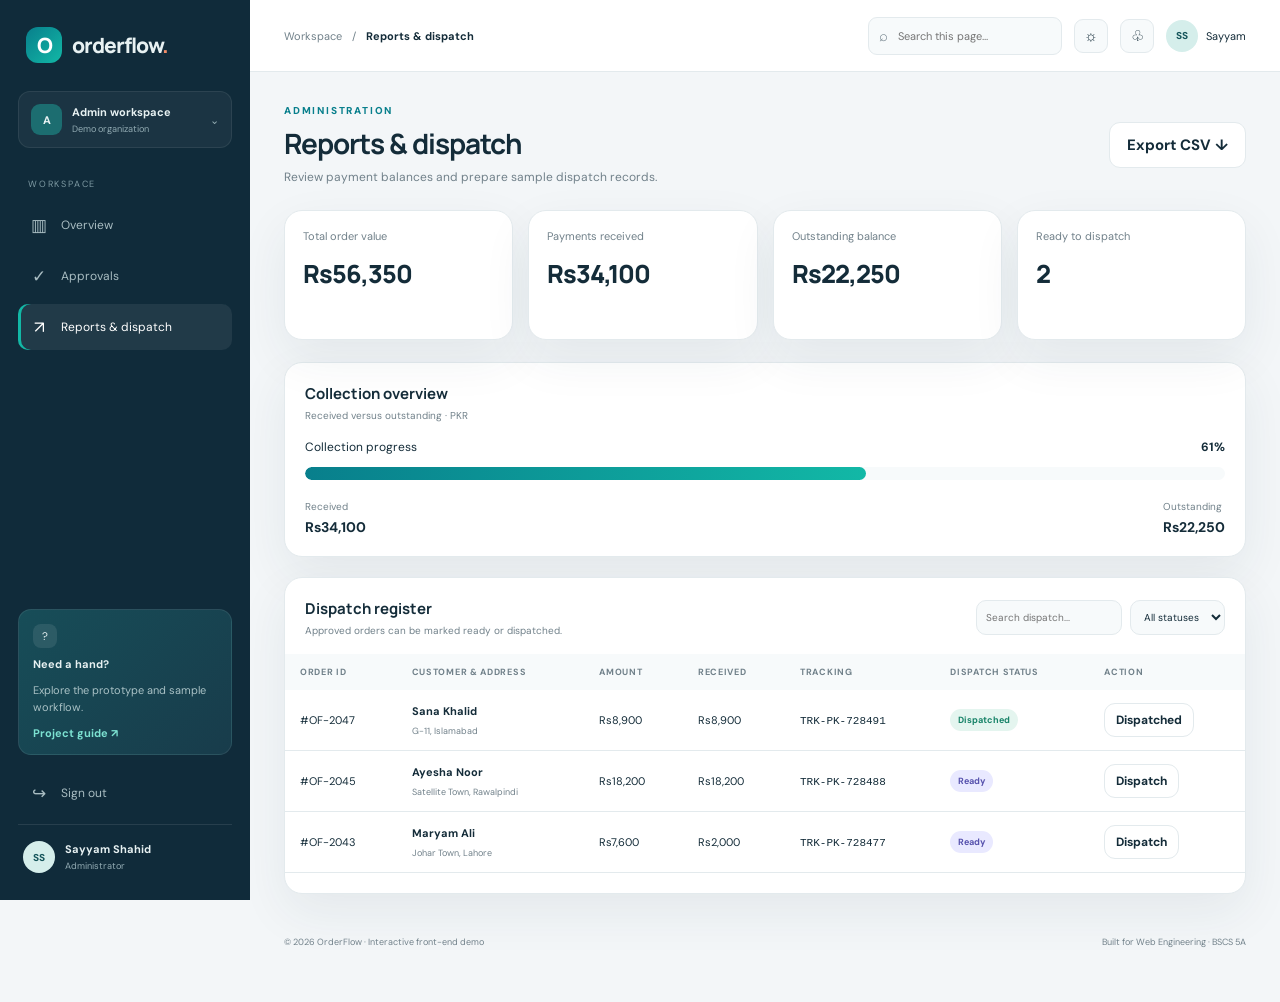
<file: reports-dispatch.html>
<!doctype html>
<html lang="en"><head><meta charset="utf-8"><meta name="viewport" content="width=device-width, initial-scale=1">
<meta name="description" content="OrderFlow order management demo"><title>Reports & dispatch | OrderFlow</title>
<link rel="preconnect" href="https://fonts.googleapis.com"><link href="https://fonts.googleapis.com/css2?family=DM+Sans:wght@400;500;600;700&family=Manrope:wght@400;500;600;700;800&display=swap" rel="stylesheet">
<link rel="stylesheet" href="css/style.css"><script src="js/app.js" defer></script></head>
<body data-role="admin"><div class="app-layout">
<aside class="sidebar" id="sidebar"><a class="brand" href="admin-dashboard.html"><span class="brand-mark">O</span><span>orderflow<span class="brand-dot">.</span></span></a>
<div class="workspace-switch"><span class="workspace-avatar">A</span><span><b>Admin workspace</b><small>Demo organization</small></span><span class="switch-chevron">⌄</span></div>
<p class="nav-caption">WORKSPACE</p><nav class="side-nav"><a class="nav-link " href="admin-dashboard.html"><span class="nav-icon">▥</span><span>Overview</span></a><a class="nav-link " href="approvals.html"><span class="nav-icon">✓</span><span>Approvals</span></a><a class="nav-link active" href="reports-dispatch.html"><span class="nav-icon">↗</span><span>Reports & dispatch</span></a></nav>
<div class="sidebar-bottom"><div class="help-card"><span class="help-icon">?</span><b>Need a hand?</b><p>Explore the prototype and sample workflow.</p><a href="README.md">Project guide ↗</a></div>
<a class="nav-link logout-link" href="index.html"><span class="nav-icon">↪</span><span>Sign out</span></a>
<div class="user-mini"><div class="avatar">SS</div><span><b>Sayyam Shahid</b><small>Administrator</small></span></div></div></aside>
<main class="main-area"><header class="topbar"><button class="mobile-menu" id="menuToggle" aria-label="Toggle navigation">☰</button>
<div class="breadcrumb"><span>Workspace</span><span>/</span><b>Reports & dispatch</b></div><div class="topbar-actions">
<label class="global-search"><span>⌕</span><input type="search" placeholder="Search this page..." data-global-search></label>
<button class="icon-button" data-theme-toggle aria-label="Toggle dark and light theme">☼</button><button class="icon-button" data-toast="You're all caught up." aria-label="Notifications">♧</button>
<div class="top-user"><div class="avatar">SS</div><span>Sayyam</span></div></div></header>
<section class="page-content">
<div class="page-heading"><div><div class="eyebrow">ADMINISTRATION</div><h1>Reports & dispatch</h1><p>Review payment balances and prepare sample dispatch records.</p></div><button class="btn btn-secondary" data-export>Export CSV ↓</button></div>
<div class="stats-grid"><article class="stat-card"><div class="stat-top">Total order value</div><div class="stat-value" id="reportTotal">Rs0</div></article><article class="stat-card"><div class="stat-top">Payments received</div><div class="stat-value" id="reportReceived">Rs0</div></article><article class="stat-card"><div class="stat-top">Outstanding balance</div><div class="stat-value" id="reportBalance">Rs0</div></article><article class="stat-card"><div class="stat-top">Ready to dispatch</div><div class="stat-value" id="reportReady">0</div></article></div>
<section class="panel"><div class="panel-header"><div><h3>Collection overview</h3><p>Received versus outstanding · PKR</p></div></div><div class="collection-total"><span>Collection progress</span><b id="collectionPercent">0%</b></div><div class="collection-track"><span id="collectionTrack" style="width:0%"></span></div><div class="collection-breakdown"><div><small>Received</small><b id="receivedBreakdown">Rs0</b></div><div><small>Outstanding</small><b id="balanceBreakdown">Rs0</b></div></div></section>
<section class="panel table-panel"><div class="panel-header orders-toolbar"><div><h3>Dispatch register</h3><p>Approved orders can be marked ready or dispatched.</p></div><div class="table-tools"><input type="search" placeholder="Search dispatch..." data-table-search="#dispatchTable"><select data-table-filter="#dispatchTable"><option value="all">All statuses</option><option>Not ready</option><option>Ready</option><option>Dispatched</option></select></div></div><div class="table-wrap"><table id="dispatchTable"><thead><tr><th>Order ID</th><th>Customer & address</th><th>Amount</th><th>Received</th><th>Tracking</th><th>Dispatch status</th><th>Action</th></tr></thead><tbody id="dispatchBody"></tbody></table><div class="empty-state" hidden>No dispatch records match your search.</div></div></section><footer class="app-footer"><span>© 2026 OrderFlow · Interactive front-end demo</span><span>Built for Web Engineering · BSCS 5A</span></footer></section>
</main></div><div class="toast-region" id="toastRegion" aria-live="polite"></div></body></html>
</file>
<file: css/style.css>
@import url('https://fonts.googleapis.com/css2?family=DM+Sans:wght@400;500;600;700&family=Manrope:wght@400;500;600;700;800&display=swap');
:root{--bg:#f3f6f8;--surface:#fff;--surface2:#f7fafb;--text:#142c39;--muted:#71818a;--line:#e3eaed;--navy:#102b3a;--primary:#087f8c;--primary2:#12b8a6;--accent:#f28c68;--gold:#efbd62;--shadow:0 18px 50px #17394b12;--radius:18px;color-scheme:light}
:root[data-theme=dark]{--bg:#101b24;--surface:#192934;--surface2:#203541;--text:#edf5f6;--muted:#9db0b8;--line:#304550;--navy:#0c1922;--primary:#31c6b5;--primary2:#63dfc9;--accent:#ff9b78;--gold:#f2c46e;--shadow:0 18px 50px #0005;color-scheme:dark}
*{box-sizing:border-box}body{margin:0;background:var(--bg);color:var(--text);font:15px 'DM Sans',sans-serif;transition:background .25s,color .25s}h1,h2,h3,.brand{font-family:Manrope,sans-serif}a{color:inherit;text-decoration:none}button,input,select,textarea{font:inherit}button{cursor:pointer}.brand{display:flex;align-items:center;gap:10px;font-weight:800;font-size:21px;letter-spacing:-1px}.brand-mark{display:grid;place-items:center;width:36px;height:36px;border-radius:12px;background:linear-gradient(135deg,var(--primary),var(--primary2));color:white;font-weight:800}.brand-dot{color:var(--accent)}.eyebrow{font-size:10px;font-weight:800;letter-spacing:1.8px;color:var(--primary)}.muted,.page-heading p,.panel-header p{color:var(--muted)}
.btn{display:inline-flex;align-items:center;justify-content:center;gap:12px;padding:12px 17px;border:1px solid transparent;border-radius:11px;font-weight:700;transition:.2s;cursor:pointer}.btn:hover{transform:translateY(-2px);filter:brightness(1.04)}.btn-primary{background:linear-gradient(120deg,var(--primary),var(--primary2));color:white;box-shadow:0 8px 20px #087f8c2c}.btn-secondary{background:var(--surface);border-color:var(--line);color:var(--text)}.btn-small{padding:8px 11px;font-size:12px}.btn-wide{width:100%;margin-top:8px}
.login-page{min-height:100vh;background:#0e2431;padding:28px;display:grid;place-items:center}.login-shell{width:min(1200px,100%);min-height:740px;display:grid;grid-template-columns:1.1fr .9fr;background:var(--surface);border-radius:28px;overflow:hidden;box-shadow:0 30px 100px #0005}.login-story{position:relative;overflow:hidden;padding:42px 52px;background:radial-gradient(circle at 78% 75%,#146a70 0,transparent 38%),linear-gradient(145deg,#102e3d,#0c202d 75%);color:#f3fbfa;display:flex;flex-direction:column}.brand-light{color:white}.story-copy{position:relative;z-index:2;margin-top:65px;max-width:450px}.story-copy .eyebrow{color:#7be0cf}.story-copy h1{font-size:clamp(42px,5vw,66px);line-height:1.06;letter-spacing:-3px;margin:18px 0}.story-copy h1 em{font-style:normal;color:#77dfce}.story-copy p{max-width:410px;color:#b7cbd0;line-height:1.8}.story-points{display:flex;flex-wrap:wrap;gap:20px;margin-top:25px;color:#d7e8e8;font-size:12px}.story-foot{margin-top:auto;color:#8fa9b0;font-size:12px}.story-foot b{color:white}
.travel-scene{position:absolute;left:7%;right:7%;bottom:48px;height:260px;border-radius:24px;background:linear-gradient(140deg,#173d4b88,#0e5b6088);overflow:hidden}.scene-floor{position:absolute;bottom:25px;left:8%;right:8%;height:2px;background:#6ccabc55}.scene-orbit{position:absolute;border:1px solid #7be0cf25;border-radius:50%;width:310px;height:180px;left:25%;top:22px;transform:rotate(-18deg)}.orbit-b{width:400px;height:230px;left:15%;top:0}.traveller{position:absolute;bottom:27px;width:90px;height:190px;animation:arrive 2s cubic-bezier(.2,.8,.2,1) both}.girl{left:18%;animation-delay:.2s}.man{right:17%;transform:scaleX(-1);animation-delay:.6s}.head{position:absolute;top:0;left:29px;width:38px;height:42px;border-radius:48% 48% 45% 45%;background:#d99d78;z-index:2}.head .hair{position:absolute;top:-7px;left:-3px;width:44px;height:29px;border-radius:50% 50% 25% 20%;background:#27232c}.girl .head .hair{height:48px;border-radius:55% 45% 30% 35%;background:#24212c}.head .face{position:absolute;right:8px;top:19px;width:4px;height:4px;border-radius:50%;background:#352c2b;box-shadow:-12px 0 #352c2b}.body{position:absolute;top:39px;left:20px;width:55px;height:82px;border-radius:18px 18px 10px 10px;background:#e58e70}.girl .body{background:#e8a0a1}.arm{position:absolute;right:-13px;top:14px;width:15px;height:65px;border-radius:10px;background:#d99d78;transform:rotate(-25deg);transform-origin:top}.legs{position:absolute;top:112px;left:27px;display:flex;gap:12px}.legs i{width:14px;height:56px;border-radius:10px;background:#203d52}.girl .legs i{background:#263d4d}.case-girl{position:absolute;left:-19px;bottom:15px;width:34px;height:38px;border:3px solid #e7c178;border-radius:6px;background:#a96e46}.case-girl:before{content:"";position:absolute;width:12px;height:7px;border:2px solid #e7c178;border-bottom:0;left:8px;top:-9px;border-radius:5px 5px 0 0}.open-case{position:absolute;left:48%;bottom:43px;width:76px;height:45px;animation:caseOpen 3.2s 1.1s ease-in-out infinite;transform-origin:bottom}.case-base{position:absolute;bottom:0;left:0;width:76px;height:30px;border-radius:5px 5px 9px 9px;background:linear-gradient(135deg,#e8bd70,#9c7449);border:2px solid #f3d79b}.case-lid{position:absolute;left:0;top:-4px;width:76px;height:22px;border-radius:6px;background:#c18c53;border:2px solid #f3d79b;transform-origin:bottom;transform:rotate(-15deg)}.case-glow{position:absolute;left:29px;top:-35px;color:#fff1b9;font-size:22px;text-shadow:0 0 18px #ffe9a0;animation:glow 1.5s infinite alternate}.scene-spark{position:absolute;color:#9ceadd;animation:float 3s infinite ease-in-out}.spark-one{left:45%;top:30px}.spark-two{right:20%;top:70px;animation-delay:1s}.scene-caption{position:absolute;bottom:5px;left:0;right:0;text-align:center;color:#9bbfc1;font-size:10px;letter-spacing:1px}@keyframes arrive{from{opacity:0;translate:0 45px}to{opacity:1;translate:0 0}}@keyframes caseOpen{0%,25%,100%{transform:rotate(0)}45%,75%{transform:rotate(-5deg)}}@keyframes glow{to{transform:scale(1.4);opacity:.55}}@keyframes float{50%{transform:translateY(-13px) rotate(20deg)}} 
.login-panel{position:relative;padding:34px 50px;display:flex;flex-direction:column;background:var(--surface)}.login-top{display:flex;align-items:center;gap:9px;color:var(--muted);font-size:12px}.live-dot{width:8px;height:8px;border-radius:50%;background:#36c69d;box-shadow:0 0 0 5px #36c69d20}.demo-chip{font-size:9px;letter-spacing:1px;background:#e4f6f3;color:#087f8c;padding:5px 8px;border-radius:20px;font-weight:800}.theme-toggle{margin-left:auto;border:1px solid var(--line);background:var(--surface2);color:var(--text);border-radius:9px;padding:7px 10px}.login-form-wrap{width:min(390px,100%);margin:auto}.login-form-wrap h2{font-size:29px;letter-spacing:-1px;margin:12px 0 6px}.login-form-wrap>p{margin:0 0 26px;font-size:13px}.stack-form{display:grid;gap:9px}.stack-form label,.field label{font-size:12px;font-weight:700}.stack-form input,.stack-form select,.field input,.field select,.field textarea,.table-tools input,.table-tools select{width:100%;border:1px solid var(--line);background:var(--surface2);color:var(--text);padding:12px 13px;border-radius:10px;outline:none}.stack-form input:focus,.field input:focus,.field textarea:focus,.field select:focus{border-color:var(--primary);box-shadow:0 0 0 3px color-mix(in srgb,var(--primary) 14%,transparent)}.password-field{position:relative}.password-field input{padding-right:65px}.password-toggle{position:absolute;right:9px;top:8px;border:0;background:transparent;color:var(--primary);font-size:11px;font-weight:700}.form-note{font-size:10px;color:var(--muted);text-align:center}.demo-accounts{margin-top:25px;border-top:1px solid var(--line);padding-top:18px;font-size:12px}.demo-accounts>div{display:flex;align-items:center;gap:8px;padding:9px 0;border-bottom:1px solid var(--line)}.demo-accounts code{margin-left:auto;color:var(--muted);font-size:10px}.demo-accounts button{border:0;background:var(--surface2);color:var(--primary);padding:6px 10px;border-radius:7px}.login-footer{display:flex;justify-content:space-between;gap:10px;color:var(--muted);font-size:10px}
.app-layout{min-height:100vh}.sidebar{position:fixed;inset:0 auto 0 0;width:250px;background:var(--navy);color:#e7f1f2;padding:27px 18px;display:flex;flex-direction:column;z-index:5}.sidebar .brand{padding:0 8px 28px}.workspace-switch{display:flex;align-items:center;gap:10px;background:#ffffff0c;border:1px solid #ffffff13;padding:12px;border-radius:12px;font-size:11px}.workspace-switch small,.user-mini small{display:block;color:#91aab2;margin-top:4px}.workspace-avatar{display:grid;place-items:center;width:31px;height:31px;background:#1c6d70;border-radius:9px;font-weight:800}.switch-chevron{margin-left:auto;color:#92abb1}.nav-caption{font-size:9px;letter-spacing:1.8px;color:#7e9aa3;margin:30px 10px 12px}.side-nav{display:grid;gap:5px}.nav-link{display:flex;align-items:center;gap:12px;padding:12px 11px;border-radius:10px;color:#a9bdc2;font-size:12px;transition:.2s}.nav-link:hover,.nav-link.active{background:#ffffff12;color:white}.nav-link.active{box-shadow:inset 3px 0 var(--primary2)}.nav-icon{width:20px;text-align:center;font-size:17px}.sidebar-bottom{margin-top:auto}.help-card{background:linear-gradient(135deg,#174d58,#183c4b);border:1px solid #ffffff15;border-radius:13px;padding:14px;margin-bottom:15px;font-size:11px}.help-icon{display:grid;place-items:center;width:24px;height:24px;background:#ffffff18;border-radius:8px;margin-bottom:9px}.help-card p{color:#a9c1c5;line-height:1.5}.help-card a{color:#7ce1d1;font-weight:700}.logout-link{margin-bottom:8px}.user-mini{display:flex;align-items:center;gap:10px;border-top:1px solid #ffffff18;padding:16px 5px 0;font-size:11px}.avatar{display:grid;place-items:center;width:32px;height:32px;border-radius:50%;background:#d5eeeb;color:#14545a;font-weight:800;font-size:10px}.main-area{margin-left:250px;min-height:100vh}.topbar{height:72px;background:var(--surface);border-bottom:1px solid var(--line);display:flex;align-items:center;justify-content:space-between;padding:0 34px;position:sticky;top:0;z-index:4}.breadcrumb{display:flex;gap:10px;color:var(--muted);font-size:11px}.breadcrumb b{color:var(--text)}.topbar-actions{display:flex;align-items:center;gap:12px}.global-search{display:flex;align-items:center;gap:8px;border:1px solid var(--line);background:var(--surface2);border-radius:9px;padding:8px 10px;color:var(--muted)}.global-search input{width:155px;border:0;outline:0;background:transparent;color:var(--text);font-size:11px}.icon-button{border:1px solid var(--line);background:var(--surface2);color:var(--text);width:34px;height:34px;border-radius:9px}.top-user{display:flex;align-items:center;gap:8px;font-size:11px}.mobile-menu{display:none}.page-content{max-width:1500px;margin:auto;padding:32px 34px}.page-heading{display:flex;align-items:center;justify-content:space-between;gap:20px;margin-bottom:25px}.page-heading h1{font-size:28px;letter-spacing:-1px;margin:7px 0}.page-heading p{font-size:12px;margin:0}.welcome-banner,.commission-hero{display:flex;align-items:center;justify-content:space-between;min-height:155px;padding:26px 30px;border-radius:18px;background:linear-gradient(115deg,#123e4c,#087f8c 70%,#12a99b);color:white;margin-bottom:22px;overflow:hidden}.welcome-banner h2,.commission-hero h2{font-size:25px;margin:13px 0 5px}.welcome-banner p,.commission-hero p{color:#c2e5e2;font-size:12px}.banner-tag{font-size:9px;letter-spacing:1.5px;color:#9be5d8;font-weight:800}.banner-art{font-size:85px;color:#b5f4e8;opacity:.65;animation:float 5s infinite}.stats-grid{display:grid;grid-template-columns:repeat(4,minmax(0,1fr));gap:15px;margin-bottom:22px}.stat-card,.mini-stat,.panel{background:var(--surface);border:1px solid var(--line);border-radius:var(--radius);box-shadow:var(--shadow)}.stat-card{padding:18px;min-height:130px;transition:transform .25s}.stat-card:hover{transform:translateY(-4px)}.stat-top{display:flex;justify-content:space-between;align-items:center;color:var(--muted);font-size:11px}.stat-icon{display:grid;place-items:center;width:31px;height:31px;border-radius:10px;background:var(--surface2);color:var(--primary);font-weight:800}.stat-icon.violet{color:#8374db}.stat-icon.amber{color:#d99c3d}.stat-icon.green{color:#1caa83}.stat-icon.blue{color:#388ac0}.stat-value{font:800 25px Manrope,sans-serif;margin:13px 0 5px;letter-spacing:-1px}.stat-foot{font-size:10px;color:var(--muted)}.content-grid{display:grid;grid-template-columns:1.3fr 1fr;gap:18px;margin-bottom:20px}.panel{padding:20px;margin-bottom:20px}.panel-header{display:flex;align-items:center;justify-content:space-between;gap:12px;margin-bottom:17px}.panel-header h3,.form-section-title h3,.order-summary h3{font:700 15px Manrope,sans-serif;margin:0}.panel-header p,.form-section-title p{font-size:10px;margin:5px 0 0}.mini-bars{height:150px;display:flex;align-items:end;gap:14px;padding:10px 10px 0;border-bottom:1px solid var(--line)}.mini-bars i{flex:1;max-width:45px;border-radius:7px 7px 0 0;background:linear-gradient(0deg,var(--primary),#5ed6c4);animation:grow .8s both;transform-origin:bottom}@keyframes grow{from{transform:scaleY(.1)}to{transform:scaleY(1)}}.chart-labels{display:flex;justify-content:space-around;color:var(--muted);font-size:9px;padding-top:9px}.quick-links{display:grid;gap:10px}.quick-links a{display:flex;justify-content:space-between;padding:13px;background:var(--surface2);border-radius:10px;font-size:12px}.quick-links a:hover{color:var(--primary)}.table-panel{padding:20px 0}.table-panel>.panel-header{padding:0 20px}.table-wrap{overflow-x:auto}table{width:100%;border-collapse:collapse;white-space:nowrap}th{text-align:left;font-size:9px;letter-spacing:.7px;text-transform:uppercase;color:var(--muted);background:var(--surface2);padding:12px 15px}td{padding:13px 15px;border-bottom:1px solid var(--line);font-size:11px}tbody tr:hover{background:var(--surface2)}td small,.table-subtext{display:block;color:var(--muted);font-size:9px;margin-top:4px}.id-cell{display:grid;gap:3px}.money{font-weight:700}.status-pill,.payment-pill{display:inline-flex;padding:5px 8px;border-radius:20px;background:#eaf5f2;color:#167e69;font-size:9px;font-weight:700}.status-pill.pending{background:#fff3dc;color:#a76e16}.status-pill.rejected{background:#ffebe8;color:#c75e4e}.status-pill.approved{background:#e4f5ef;color:#178368}.status-pill.ready{background:#e9e9ff;color:#5752ad}.status-pill.dispatched{background:#e4f5ef;color:#178368}.payment-pill{background:var(--surface2);color:var(--muted)}.text-link{color:var(--primary);font-size:11px;font-weight:700}.form-layout{display:grid;grid-template-columns:minmax(0,1fr) 290px;gap:18px;align-items:start}.form-panel{padding:22px}.form-section-title{display:flex;align-items:center;gap:12px;margin-bottom:18px}.section-number{display:grid;place-items:center;width:34px;height:34px;border-radius:10px;background:color-mix(in srgb,var(--primary) 12%,transparent);color:var(--primary);font-weight:800}.form-grid{display:grid;grid-template-columns:1fr 1fr;gap:15px}.field{display:grid;gap:7px;margin-bottom:14px}.field-full{grid-column:1/-1}.field textarea{resize:vertical}.field input,.field select,.field textarea{font-size:11px}.stepper{display:flex;gap:14px;margin-bottom:20px}.step{display:flex;align-items:center;gap:9px;color:var(--muted);font-size:11px}.step span{display:grid;place-items:center;width:29px;height:29px;border-radius:50%;background:var(--surface);border:1px solid var(--line);font-weight:800}.step.active span{background:var(--primary);color:white}.order-summary{position:sticky;top:92px}.summary-icon{color:var(--primary);font-size:24px;margin-bottom:10px}.order-summary>p{color:var(--muted);font-size:10px}.summary-line,.summary-total{display:flex;justify-content:space-between;gap:8px;padding:12px 0;border-bottom:1px solid var(--line);font-size:10px}.summary-line span{color:var(--muted)}.summary-note{padding:12px;background:var(--surface2);border-radius:9px;margin-top:15px;color:var(--muted);font-size:10px;line-height:1.6}.form-actions{display:flex;justify-content:flex-end;gap:10px}.stats-grid-compact{grid-template-columns:repeat(4,1fr)}.mini-stat{padding:17px;display:flex;align-items:center;justify-content:space-between}.mini-stat span{font-size:10px;color:var(--muted)}.mini-stat b{font:800 22px Manrope}.table-tools{display:flex;gap:8px}.table-tools input,.table-tools select{width:auto;padding:9px;font-size:10px}.orders-toolbar{padding:0 20px}.decision-actions{display:flex;gap:6px}.decision-btn{width:27px;height:27px;border:0;border-radius:8px;font-weight:800}.decision-btn.approve{background:#e4f5ef;color:#178368}.decision-btn.reject{background:#ffebe8;color:#c75e4e}.approval-summary{display:flex;gap:35px;align-items:center;padding:18px 22px;background:var(--surface);border:1px solid var(--line);border-radius:15px;margin-bottom:20px}.approval-summary div{display:grid;gap:5px}.approval-summary small{font-size:10px;color:var(--muted)}.approval-summary b{font:800 17px Manrope}.summary-note{font-size:10px;color:var(--muted)}.commission-hero{background:linear-gradient(110deg,#193e4a,#0d7479)}.commission-amount{display:grid;gap:8px;text-align:right}.commission-amount small{color:#b9dddc;font-size:10px}.commission-amount b{font:800 30px Manrope}.collection-total{display:flex;justify-content:space-between;font-size:12px;margin:12px 0}.collection-track{height:13px;background:var(--surface2);border-radius:20px;overflow:hidden}.collection-track span{display:block;height:100%;background:linear-gradient(90deg,var(--primary),var(--primary2));border-radius:20px;transition:width .5s}.collection-breakdown{display:flex;justify-content:space-between;margin-top:20px}.collection-breakdown div{display:grid;gap:5px}.collection-breakdown small{color:var(--muted);font-size:10px}.collection-breakdown b{font-size:14px}.status-summary{display:flex;gap:25px;flex-wrap:wrap}.status-summary p{color:var(--muted);font-size:12px}.status-summary b{color:var(--text);font-size:20px;margin-left:8px}.empty-state{padding:25px;text-align:center;color:var(--muted);font-size:12px}.app-footer{display:flex;justify-content:space-between;gap:12px;color:var(--muted);font-size:9px;padding:22px 0}.toast-region{position:fixed;right:22px;bottom:22px;z-index:20;display:grid;gap:8px}.toast{background:var(--navy);color:white;padding:13px 17px;border-radius:10px;font-size:11px;box-shadow:var(--shadow);animation:toastIn .25s ease}@keyframes toastIn{from{opacity:0;transform:translateY(10px)}to{opacity:1;transform:translateY(0)}}[hidden]{display:none!important}
@media(max-width:1050px){.login-shell{grid-template-columns:1fr .9fr}.login-story{padding:35px}.travel-scene{left:5%;right:5%}.stats-grid{grid-template-columns:repeat(2,1fr)}.form-layout{grid-template-columns:1fr}.order-summary{position:static}.sidebar{width:220px}.main-area{margin-left:220px}.page-content{padding:25px}.topbar{padding:0 25px}}
@media(max-width:760px){.login-page{padding:0}.login-shell{display:block;border-radius:0;min-height:100vh}.login-story{min-height:550px;padding:28px}.story-copy{margin-top:45px}.travel-scene{height:210px;bottom:45px}.login-panel{min-height:650px;padding:25px}.login-footer{font-size:9px}.sidebar{transform:translateX(-100%);transition:transform .25s}.sidebar.open{transform:translateX(0)}.main-area{margin-left:0}.mobile-menu{display:block;border:0;background:transparent;color:var(--text);font-size:20px}.topbar{padding:0 15px;height:62px}.breadcrumb{font-size:10px}.topbar-actions{gap:6px}.global-search{display:none}.top-user span{display:none}.page-content{padding:22px 14px}.page-heading{align-items:flex-start;flex-direction:column}.page-heading h1{font-size:24px}.content-grid{grid-template-columns:1fr}.stats-grid{gap:9px}.stat-card{padding:13px;min-height:115px}.stat-value{font-size:20px}.form-grid{grid-template-columns:1fr}.field-full{grid-column:auto}.stepper{gap:8px;justify-content:space-between}.step{font-size:9px}.step span{width:25px;height:25px}.approval-summary{gap:14px;flex-wrap:wrap}.orders-toolbar{align-items:flex-start;flex-direction:column}.table-tools{width:100%;flex-wrap:wrap}.table-tools input{flex:1;min-width:140px}.app-footer{flex-direction:column}.commission-hero{align-items:flex-start;flex-direction:column}.commission-amount{text-align:left}.stats-grid-compact{grid-template-columns:repeat(2,1fr)}}
@media(prefers-reduced-motion:reduce){*,*::before,*::after{animation-duration:.01ms!important;animation-iteration-count:1!important;scroll-behavior:auto!important;transition-duration:.01ms!important}}
@media print{.sidebar,.topbar,.btn,.table-tools,.app-footer{display:none!important}.main-area{margin:0}.page-content{padding:0}.panel,.stat-card{box-shadow:none}}
</file>
